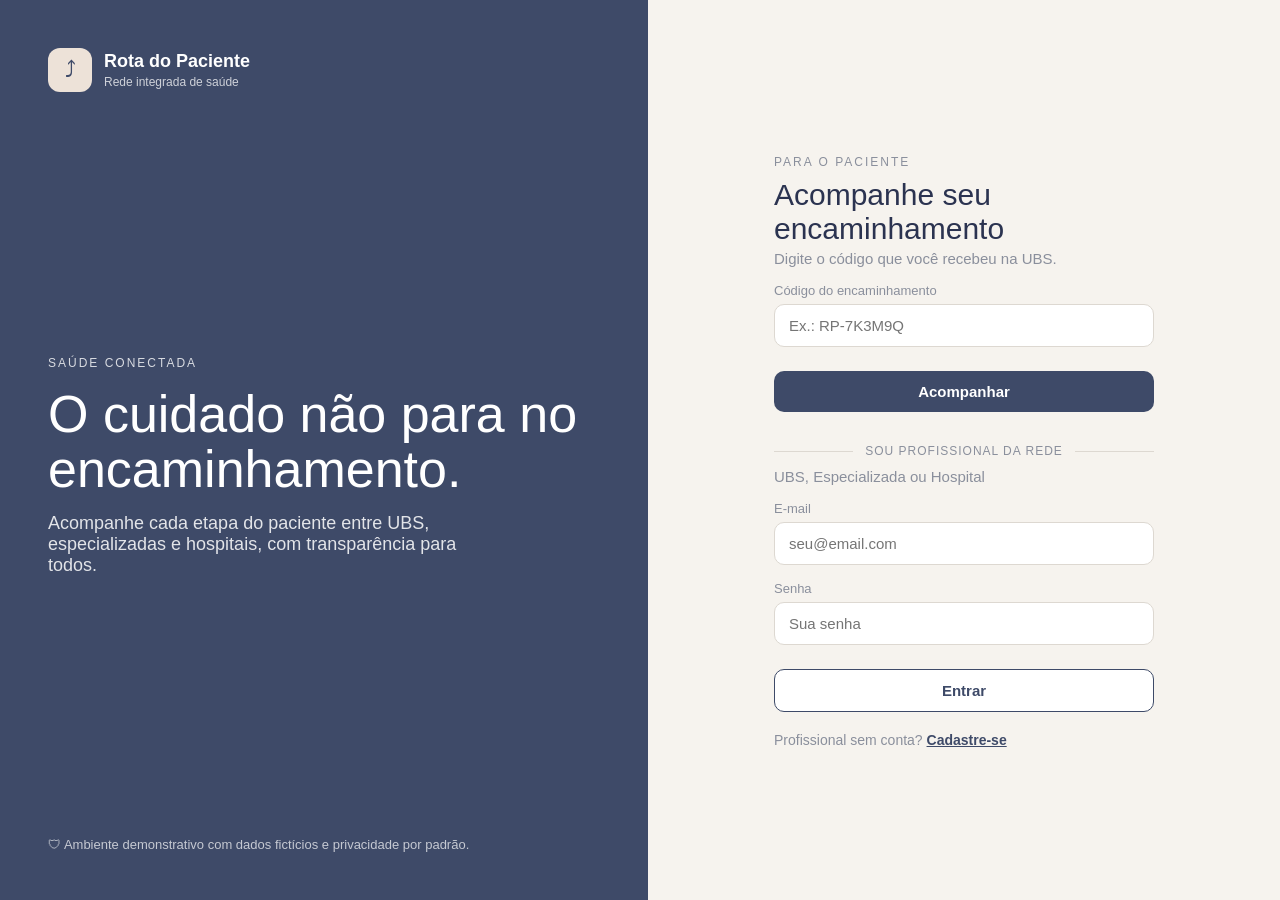
<file: frontend/index.html>
<!DOCTYPE html>
<html lang="pt-BR">
<head>
  <meta charset="UTF-8">
  <meta name="viewport" content="width=device-width, initial-scale=1">
  <title>Rota do Paciente</title>
  <link rel="stylesheet" href="style.css">
  <script src="script.js" defer></script>
</head>
<body>
  <div class="tela-login">

    <section class="lado-azul">
      <div class="marca">
        <div class="icone">⤴</div>
        <div><strong>Rota do Paciente</strong><small>Rede integrada de saúde</small></div>
      </div>
      <div>
        <span class="tag">Saúde conectada</span>
        <h1>O cuidado não para no encaminhamento.</h1>
        <p>Acompanhe cada etapa do paciente entre UBS, especializadas e hospitais, com transparência para todos.</p>
      </div>
      <div class="aviso">🛡 Ambiente demonstrativo com dados fictícios e privacidade por padrão.</div>
    </section>

    <section class="lado-form">
      <div class="caixa">

        <span class="tag">Para o paciente</span>
        <h2>Acompanhe seu encaminhamento</h2>
        <p class="sub">Digite o código que você recebeu na UBS.</p>

        <form action="acompanhar.html" method="get">
          <label for="codigo">Código do encaminhamento</label>
          <input type="text" id="codigo" name="codigo" placeholder="Ex.: RP-7K3M9Q" required>
          <button class="btn" type="submit">Acompanhar</button>
        </form>

        <div class="divisor"><span>Sou profissional da rede</span></div>

        <p class="sub">UBS, Especializada ou Hospital</p>

        <form action="../backend/login.php" method="post">
          <label for="usuario">E-mail</label>
          <input type="email" id="usuario" name="login" placeholder="seu@email.com" required>

          <label for="senha">Senha</label>
          <input type="password" id="senha" name="senha" placeholder="Sua senha" required>

          <button class="btn btn-claro" type="submit">Entrar</button>
        </form>

        <div class="links">
          <span>Profissional sem conta? <a href="cadastro.html">Cadastre-se</a></span>
        </div>

      </div>
    </section>

  </div>
</body>
</html>
</file>
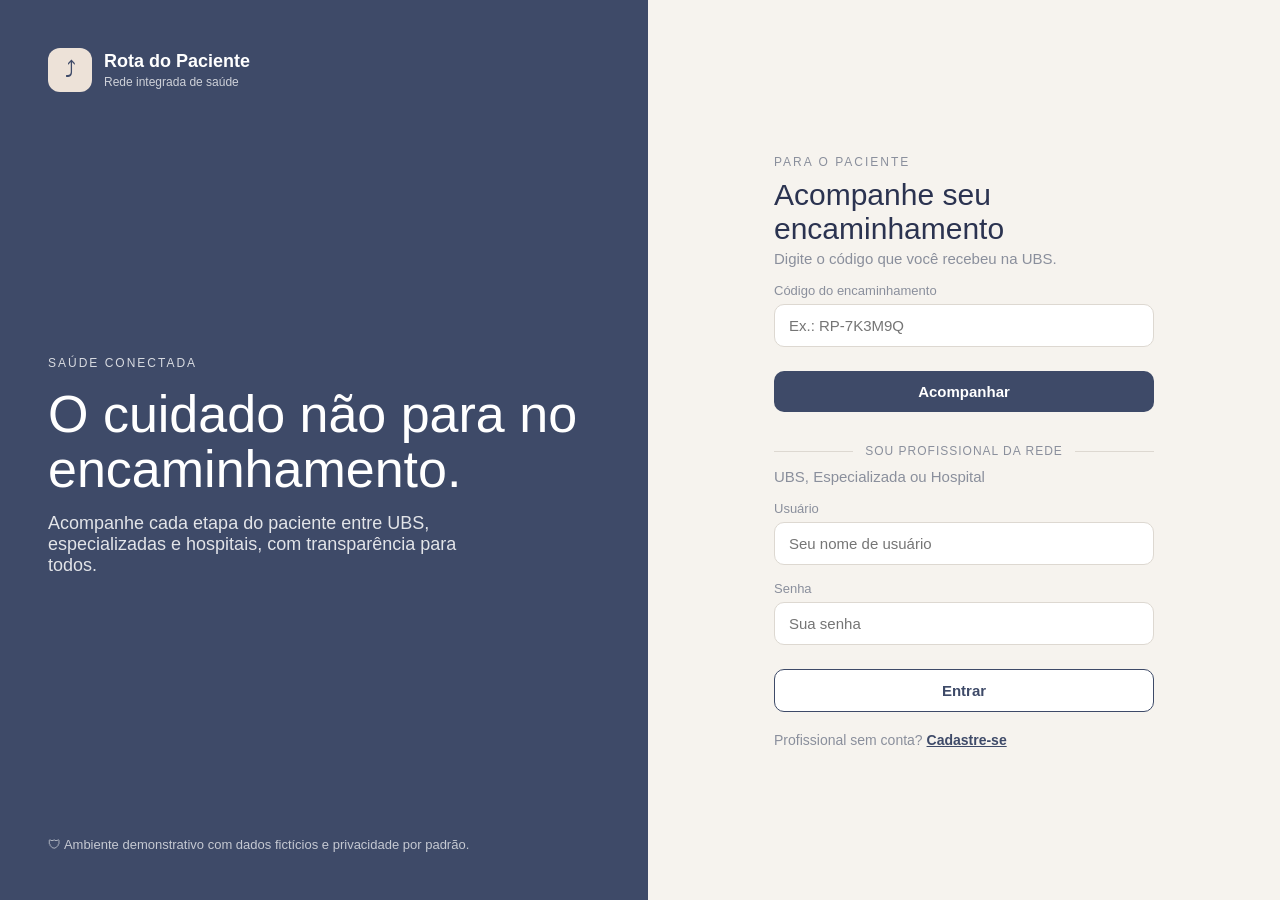
<file: rota-do-paciente/index.html>
<!DOCTYPE html>
<html lang="pt-BR">
<head>
  <meta charset="UTF-8">
  <meta name="viewport" content="width=device-width, initial-scale=1">
  <title>Rota do Paciente</title>
  <link rel="stylesheet" href="style.css">
  <script src="script.js" defer></script>
</head>
<body>
  <div class="tela-login">

    <section class="lado-azul">
      <div class="marca">
        <div class="icone">⤴</div>
        <div><strong>Rota do Paciente</strong><small>Rede integrada de saúde</small></div>
      </div>
      <div>
        <span class="tag">Saúde conectada</span>
        <h1>O cuidado não para no encaminhamento.</h1>
        <p>Acompanhe cada etapa do paciente entre UBS, especializadas e hospitais, com transparência para todos.</p>
      </div>
      <div class="aviso">🛡 Ambiente demonstrativo com dados fictícios e privacidade por padrão.</div>
    </section>

    <section class="lado-form">
      <div class="caixa">

        <!-- ACESSO DO PACIENTE (principal) -->
        <span class="tag">Para o paciente</span>
        <h2>Acompanhe seu encaminhamento</h2>
        <p class="sub">Digite o código que você recebeu na UBS.</p>

        <!-- Na versão com PHP: action="acompanhar.php" method="get" -->
        <form action="acompanhar.html" method="get">
          <label for="codigo">Código do encaminhamento</label>
          <input type="text" id="codigo" name="codigo" placeholder="Ex.: RP-7K3M9Q" required>
          <button class="btn" type="submit">Acompanhar</button>
        </form>

        <!-- ACESSO DOS PROFISSIONAIS -->
        <div class="divisor"><span>Sou profissional da rede</span></div>

        <p class="sub">UBS, Especializada ou Hospital</p>

        <!-- Na versão com PHP: action="login.php" method="post" -->
        <form action="ubs.html">
          <label for="usuario">Usuário</label>
          <input type="text" id="usuario" name="usuario" placeholder="Seu nome de usuário" required>

          <label for="senha">Senha</label>
          <input type="password" id="senha" name="senha" placeholder="Sua senha" required>

          <button class="btn btn-claro" type="submit">Entrar</button>
        </form>

        <div class="links">
          <span>Profissional sem conta? <a href="cadastro.html">Cadastre-se</a></span>
        </div>

      </div>
    </section>

  </div>
</body>
</html>
</file>
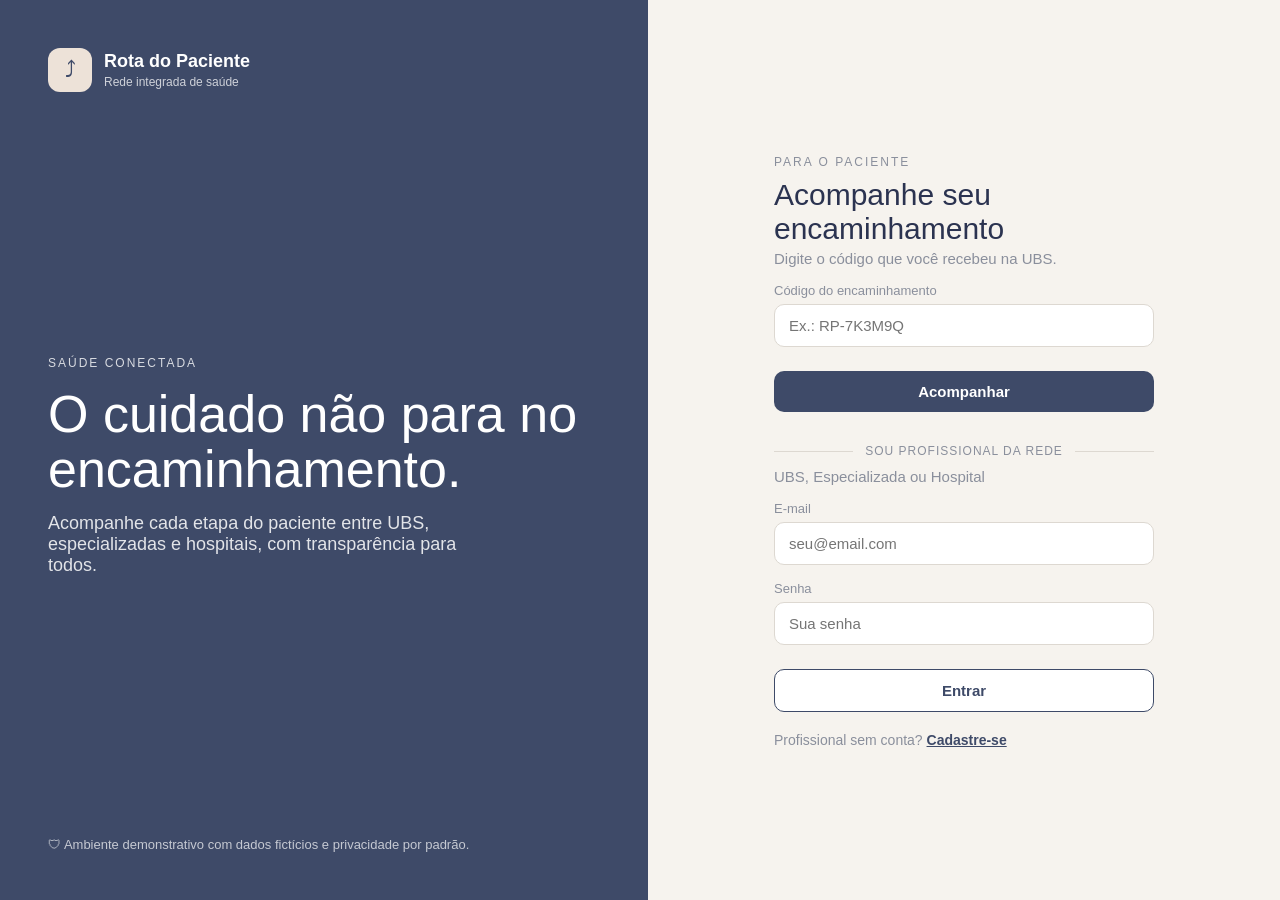
<file: frontend/acompanhar.html>
<!DOCTYPE html>
<html lang="pt-BR">
<head>
  <meta charset="UTF-8">
  <meta name="viewport" content="width=device-width, initial-scale=1">
  <title>Rota do Paciente - Acompanhamento</title>
  <link rel="stylesheet" href="style.css">
  <script src="script.js" defer></script>
</head>
<body>

  <header class="topo">
    <div class="marca">
      <div class="icone">⤴</div>
      <div><strong>Rota do Paciente</strong><small>Acompanhamento do encaminhamento</small></div>
    </div>
  </header>

  <main class="paciente">
    <p class="codigo">CÓDIGO RP-7K3M9Q</p>
    <h1>Olá, Maria S.</h1>
    <p class="sub">Acompanhe abaixo o andamento do seu encaminhamento.</p>

    <div class="cartao">

      <div class="especialidade">
        <div class="icone">♡</div>
        <div><small>Especialidade</small><strong>Cardiologia</strong></div>
      </div>

      <div class="mensagem">
        <strong>✓ Sua consulta foi agendada.</strong>
        Confira a data e prepare os documentos indicados abaixo.
      </div>

      <!-- LINHA DO TEMPO: cada <li> é uma etapa.
           Troque a classe para: feito (verde), atual (azul) ou proximo (apagado) -->
      <ol class="timeline">
        <li class="feito">
          <span class="bolinha">✓</span>
          <strong>Pedido enviado</strong>
          <small>UBS Jardim das Flores • 18 out, 09:14</small>
        </li>
        <li class="feito">
          <span class="bolinha">✓</span>
          <strong>Análise concluída</strong>
          <small>AME Centro • 19 out, 14:32</small>
        </li>
        <li class="atual">
          <span class="bolinha">3</span>
          <strong>Consulta agendada</strong>
          <small>Etapa atual</small>
        </li>
        <li class="proximo">
          <span class="bolinha">4</span>
          <strong>Atendimento realizado</strong>
          <small>Próxima etapa</small>
        </li>
        <li class="proximo">
          <span class="bolinha">5</span>
          <strong>Retorno enviado à UBS</strong>
          <small>Próxima etapa</small>
        </li>
      </ol>

      <div class="consulta">
        <h3>🕒 Consulta agendada: Cardiologia</h3>
        <div class="dados">
          <div><small>Data</small><strong>12 de novembro</strong></div>
          <div><small>Horário</small><strong>14:00</strong></div>
          <div><small>Local</small><strong>AME Centro</strong><br><small>Av. Central, 450</small></div>
        </div>
        <strong style="font-size:13px">O que levar</strong>
        <ul>
          <li>Documento com foto e cartão SUS</li>
          <li>Exames recentes e lista de medicamentos</li>
        </ul>
      </div>

    </div>

    <p class="rodape">🛡 Esta página não exibe diagnóstico ou informações clínicas. Em caso de dúvida, procure sua UBS.</p>
    <p class="rodape"><a href="index.html">← Voltar ao início</a></p>
  </main>

</body>
</html>
</file>
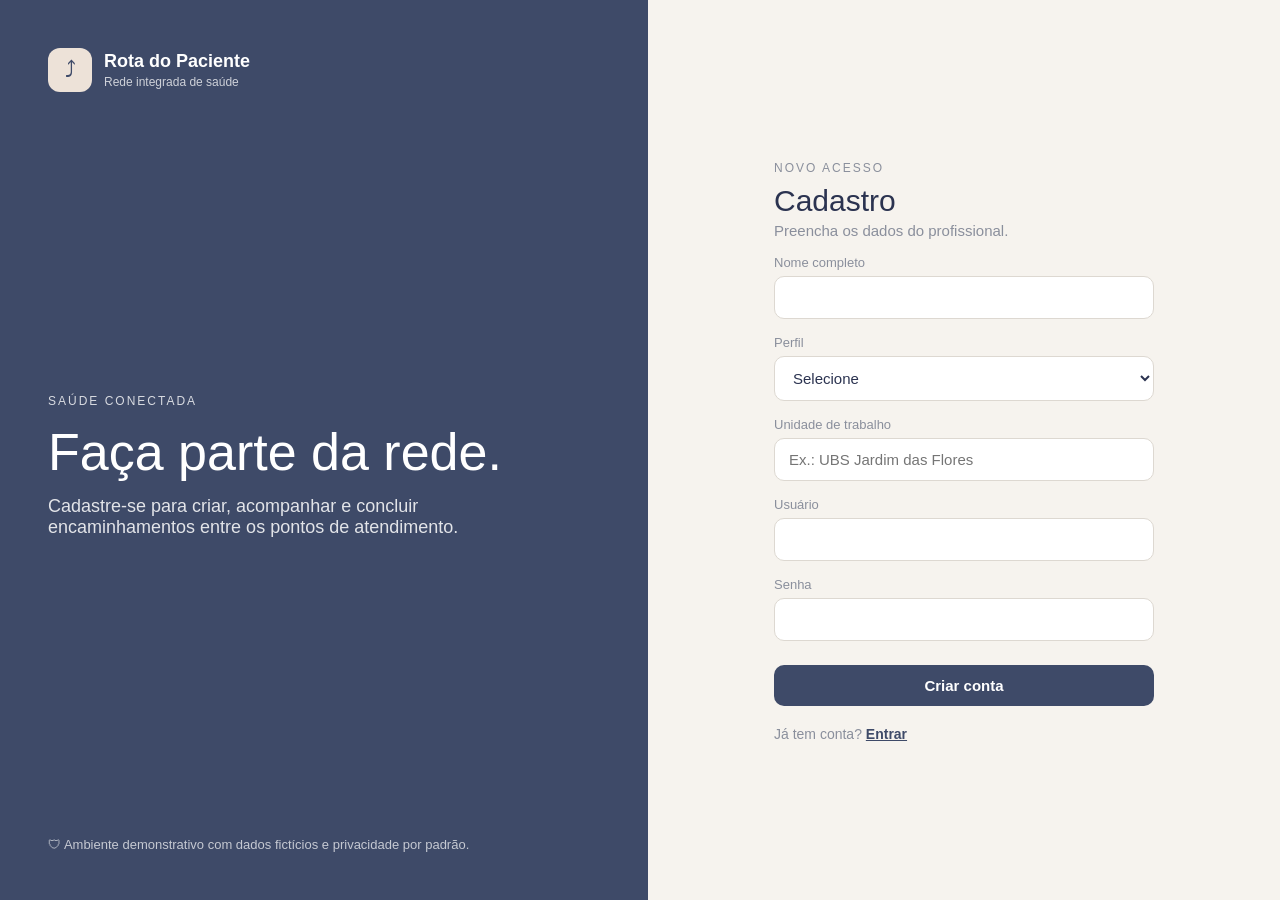
<file: frontend/cadastro.html>
<!DOCTYPE html>
<html lang="pt-BR">
<head>
  <meta charset="UTF-8">
  <meta name="viewport" content="width=device-width, initial-scale=1">
  <title>Rota do Paciente - Cadastro</title>
  <link rel="stylesheet" href="style.css">
</head>
<body>
  <div class="tela-login">

    <section class="lado-azul">
      <div class="marca">
        <div class="icone">⤴</div>
        <div><strong>Rota do Paciente</strong><small>Rede integrada de saúde</small></div>
      </div>
      <div>
        <span class="tag">Saúde conectada</span>
        <h1>Faça parte da rede.</h1>
        <p>Cadastre-se para criar, acompanhar e concluir encaminhamentos entre os pontos de atendimento.</p>
      </div>
      <div class="aviso">🛡 Ambiente demonstrativo com dados fictícios e privacidade por padrão.</div>
    </section>

    <section class="lado-form">
      <div class="caixa">
        <span class="tag">Novo acesso</span>
        <h2>Cadastro</h2>
        <p class="sub">Preencha os dados do profissional.</p>

        <!-- Na versão com PHP: action="cadastro.php" method="post" -->
        <form action="index.html">
          <label for="nome">Nome completo</label>
          <input type="text" id="nome" name="nome" required>

          <label for="perfil">Perfil</label>
          <select id="perfil" name="perfil" required>
            <option value="">Selecione</option>
            <option value="UBS">UBS</option>
            <option value="ESPECIALIZADA">Especializada</option>
            <option value="HOSPITAL">Hospital</option>
            <option value="GESTOR">Gestor</option>
          </select>

          <label for="unidade">Unidade de trabalho</label>
          <input type="text" id="unidade" name="unidade" placeholder="Ex.: UBS Jardim das Flores" required>

          <label for="usuario">Usuário</label>
          <input type="text" id="usuario" name="usuario" required>

          <label for="senha">Senha</label>
          <input type="password" id="senha" name="senha" required>

          <button class="btn" type="submit">Criar conta</button>
        </form>

        <div class="links">
          <span>Já tem conta? <a href="index.html">Entrar</a></span>
        </div>
      </div>
    </section>

  </div>
</body>
</html>
</file>
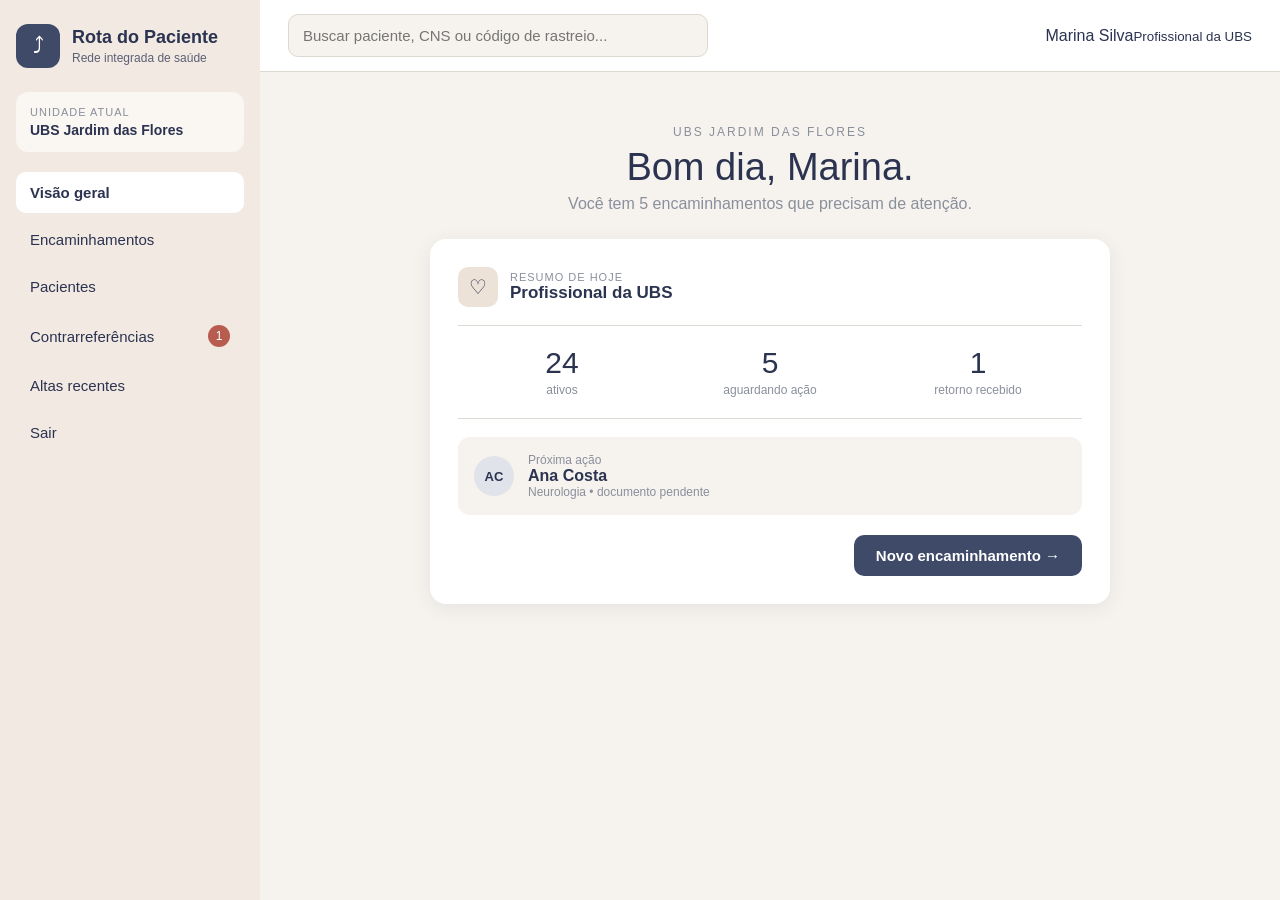
<file: frontend/ubs.html>
<!DOCTYPE html>
<html lang="pt-BR">
<head>
  <meta charset="UTF-8">
  <meta name="viewport" content="width=device-width, initial-scale=1">
  <title>Rota do Paciente - UBS</title>
  <link rel="stylesheet" href="style.css">
</head>
<body>
  <div class="app">

    <aside class="menu">
      <div class="marca">
        <div class="icone">⤴</div>
        <div><strong>Rota do Paciente</strong><small>Rede integrada de saúde</small></div>
      </div>

      <div class="unidade">
        <small>Unidade atual</small>
        <strong>UBS Jardim das Flores</strong>
      </div>

      <a href="ubs.html" class="ativo">Visão geral</a>
      <a href="#">Encaminhamentos</a>
      <a href="#">Pacientes</a>
      <a href="#">Contrarreferências <span class="badge">1</span></a>
      <a href="#">Altas recentes</a>
      <a href="index.html">Sair</a>
    </aside>

    <div class="principal">
      <header class="barra">
        <input type="search" placeholder="Buscar paciente, CNS ou código de rastreio...">
        <div class="usuario">Marina Silva<small>Profissional da UBS</small></div>
      </header>

      <section class="conteudo">
        <span class="tag">UBS Jardim das Flores</span>
        <h1>Bom dia, Marina.</h1>
        <p>Você tem 5 encaminhamentos que precisam de atenção.</p>

        <div class="cartao">
          <div class="especialidade" style="border:0;margin:0;padding:0">
            <div class="icone">♡</div>
            <div><small>Resumo de hoje</small><strong>Profissional da UBS</strong></div>
          </div>

          <div class="numeros">
            <div><strong>24</strong><small>ativos</small></div>
            <div><strong>5</strong><small>aguardando ação</small></div>
            <div><strong>1</strong><small>retorno recebido</small></div>
          </div>

          <div class="proxima">
            <div class="av">AC</div>
            <div>
              <small>Próxima ação</small>
              <strong>Ana Costa</strong>
              <small>Neurologia • documento pendente</small>
            </div>
          </div>

          <a class="btn" href="#">Novo encaminhamento →</a>
        </div>
      </section>
    </div>

  </div>
</body>
</html>
</file>
<file: frontend/style.css>
/* ===== Paleta (igual ao Figma) ===== */
:root {
  --azul: #3e4a68;
  --azul-escuro: #2b3350;
  --creme: #f6f3ee;
  --bege: #ede2d8;
  --verde: #5b8a6e;
  --verde-claro: #eaf2ee;
  --cinza: #8a8f9c;
  --linha: #ddd8d1;
  --vermelho: #b85c50;
}

* { box-sizing: border-box; margin: 0; padding: 0; }
body { font-family: "Segoe UI", Arial, sans-serif; background: var(--creme); color: var(--azul-escuro); }
a { color: inherit; }

/* ===== Marca ===== */
.marca { display: flex; align-items: center; gap: 12px; }
.marca .icone { width: 44px; height: 44px; border-radius: 12px; background: var(--bege); color: var(--azul); display: flex; align-items: center; justify-content: center; font-size: 22px; }
.marca strong { display: block; font-size: 18px; }
.marca small { font-size: 12px; opacity: .75; }

/* ===== Botões e formulários ===== */
.btn { display: inline-block; background: var(--azul); color: #fff; border: 0; border-radius: 10px; padding: 12px 22px; font-size: 15px; font-weight: 600; cursor: pointer; text-decoration: none; }
.btn:hover { background: var(--azul-escuro); }
label { display: block; font-size: 13px; color: var(--cinza); margin: 16px 0 6px; }
input, select { width: 100%; padding: 12px 14px; border: 1px solid var(--linha); border-radius: 10px; background: #fff; font-size: 15px; color: var(--azul-escuro); }
input:focus, select:focus { outline: 2px solid var(--azul); }
form .btn { width: 100%; margin-top: 24px; }
.links { margin-top: 20px; font-size: 14px; color: var(--cinza); display: flex; flex-direction: column; gap: 8px; }
.links a { color: var(--azul); font-weight: 600; }

/* ===== Login / Cadastro ===== */
.tela-login { display: flex; min-height: 100vh; }
.lado-azul { flex: 1; background: var(--azul); color: #fff; padding: 48px; display: flex; flex-direction: column; justify-content: space-between; }
.lado-azul .tag { font-size: 12px; letter-spacing: 2px; text-transform: uppercase; opacity: .8; }
.lado-azul h1 { font-size: 52px; line-height: 1.05; margin: 16px 0; font-weight: 500; }
.lado-azul p { font-size: 18px; opacity: .85; max-width: 440px; }
.lado-azul .aviso { font-size: 13px; opacity: .7; }
.lado-form { flex: 1; display: flex; align-items: center; justify-content: center; padding: 40px; }
.lado-form .caixa { width: 100%; max-width: 380px; }
.lado-form .tag { font-size: 12px; letter-spacing: 2px; text-transform: uppercase; color: var(--cinza); }
.lado-form h2 { font-size: 30px; font-weight: 500; margin: 8px 0 4px; }
.lado-form .sub { color: var(--cinza); font-size: 15px; }

/* ===== Página do paciente ===== */
.topo { background: #fff; border-bottom: 1px solid var(--linha); padding: 12px 24px; }
.topo .marca .icone { background: var(--azul); color: #fff; }
.paciente { max-width: 640px; margin: 0 auto; padding: 40px 16px; }
.paciente .codigo { text-align: center; font-size: 12px; letter-spacing: 2px; color: var(--cinza); }
.paciente h1 { text-align: center; font-size: 34px; font-weight: 500; margin: 6px 0; }
.paciente .sub { text-align: center; color: var(--cinza); font-size: 14px; margin-bottom: 24px; }
.cartao { background: #fff; border-radius: 16px; padding: 28px; box-shadow: 0 4px 20px rgba(43, 51, 80, .08); }
.especialidade { display: flex; align-items: center; gap: 12px; padding-bottom: 18px; border-bottom: 1px solid var(--linha); margin-bottom: 18px; }
.especialidade .icone { width: 40px; height: 40px; border-radius: 10px; background: var(--bege); display: flex; align-items: center; justify-content: center; font-size: 20px; }
.especialidade small { display: block; font-size: 11px; letter-spacing: 1px; color: var(--cinza); text-transform: uppercase; }
.especialidade strong { font-size: 17px; }
.mensagem { background: var(--verde-claro); border-radius: 10px; padding: 14px 16px; margin-bottom: 26px; font-size: 14px; }
.mensagem strong { display: block; margin-bottom: 2px; }

/* ===== LINHA DO TEMPO (as bolinhas) ===== */
.timeline { list-style: none; }
.timeline li { position: relative; padding: 0 0 30px 52px; min-height: 54px; }
/* a linha vertical que liga uma bolinha à próxima */
.timeline li::before { content: ""; position: absolute; left: 11px; top: 26px; bottom: 2px; width: 2px; background: var(--linha); }
.timeline li:last-child::before { display: none; }
/* a bolinha */
.timeline .bolinha { position: absolute; left: 0; top: 0; width: 24px; height: 24px; border-radius: 50%; background: #e7e3dd; color: var(--cinza); font-size: 12px; display: flex; align-items: center; justify-content: center; }
.timeline strong { display: block; font-size: 15px; }
.timeline small { font-size: 12px; color: var(--cinza); }
/* etapa concluída: verde */
.timeline .feito .bolinha { background: var(--verde); color: #fff; }
.timeline .feito::before { background: var(--verde); }
/* etapa atual: azul com contorno */
.timeline .atual .bolinha { background: var(--azul); color: #fff; box-shadow: 0 0 0 4px #d5d9e4; }
/* próximas etapas: apagadas */
.timeline .proximo { opacity: .45; }

.consulta { background: #f3eee8; border: 1px solid var(--linha); border-radius: 12px; padding: 20px; margin-top: 10px; }
.consulta h3 { font-size: 15px; margin-bottom: 14px; }
.dados { display: flex; gap: 32px; flex-wrap: wrap; padding-bottom: 14px; border-bottom: 1px solid var(--linha); margin-bottom: 14px; }
.dados small { display: block; font-size: 11px; color: var(--cinza); }
.dados strong { font-size: 15px; }
.consulta ul { list-style: none; font-size: 13px; }
.consulta li { margin-top: 6px; }
.consulta li::before { content: "✓ "; color: var(--verde); font-weight: bold; }
.rodape { text-align: center; font-size: 12px; color: var(--cinza); margin-top: 20px; }

/* ===== Tela da UBS ===== */
.app { display: flex; min-height: 100vh; }
.menu { width: 260px; background: #f2e9e2; padding: 24px 16px; display: flex; flex-direction: column; gap: 6px; }
.menu .marca { margin-bottom: 18px; }
.menu .marca .icone { background: var(--azul); color: #fff; }
.unidade { background: #faf6f2; border-radius: 12px; padding: 14px; margin-bottom: 14px; font-size: 14px; }
.unidade small { display: block; font-size: 11px; letter-spacing: 1px; color: var(--cinza); text-transform: uppercase; margin-bottom: 4px; }
.menu a { display: flex; justify-content: space-between; align-items: center; padding: 12px 14px; border-radius: 10px; text-decoration: none; font-size: 15px; color: var(--azul-escuro); }
.menu a.ativo { background: #fff; font-weight: 600; }
.menu a:hover { background: #fff8; }
.badge { background: var(--vermelho); color: #fff; font-size: 12px; border-radius: 50%; width: 22px; height: 22px; display: flex; align-items: center; justify-content: center; }
.principal { flex: 1; }
.barra { background: #fff; border-bottom: 1px solid var(--linha); padding: 14px 28px; display: flex; justify-content: space-between; align-items: center; gap: 20px; }
.barra input { max-width: 420px; background: var(--creme); }
.barra .email { font-size: 14px; text-align: right; }
.barra .email small { display: block; color: var(--cinza); font-size: 12px; }
.conteudo { max-width: 720px; margin: 0 auto; padding: 50px 20px; text-align: center; }
.conteudo .tag { font-size: 12px; letter-spacing: 2px; color: var(--cinza); text-transform: uppercase; }
.conteudo h1 { font-size: 38px; font-weight: 500; margin: 6px 0; }
.conteudo > p { color: var(--cinza); margin-bottom: 26px; }
.conteudo .cartao { text-align: left; }
.numeros { display: flex; text-align: center; padding: 20px 0; border-top: 1px solid var(--linha); border-bottom: 1px solid var(--linha); margin: 18px 0; }
.numeros div { flex: 1; }
.numeros strong { display: block; font-size: 30px; font-weight: 500; }
.numeros small { color: var(--cinza); font-size: 12px; }
.proxima { display: flex; align-items: center; gap: 14px; background: var(--creme); border-radius: 12px; padding: 16px; }
.proxima .av { width: 40px; height: 40px; border-radius: 50%; background: #e1e3ea; display: flex; align-items: center; justify-content: center; font-size: 13px; font-weight: 600; }
.proxima small { display: block; color: var(--cinza); font-size: 12px; }
.conteudo .btn { margin-top: 20px; float: right; }
.conteudo .cartao::after { content: ""; display: block; clear: both; }

/* ===== Celular ===== */
@media (max-width: 800px) {
  .tela-login { flex-direction: column; }
  .lado-azul h1 { font-size: 36px; }
  .app { flex-direction: column; }
  .menu { width: 100%; }
}

/* ===== Acesso paciente + profissional (index) ===== */
.divisor { display: flex; align-items: center; gap: 12px; margin: 32px 0 10px; font-size: 12px; letter-spacing: 1px; text-transform: uppercase; color: var(--cinza); }
.divisor::before, .divisor::after { content: ""; flex: 1; height: 1px; background: var(--linha); }
.btn-claro { background: #fff; color: var(--azul); border: 1px solid var(--azul); }
.btn-claro:hover { background: var(--azul); color: #fff; }
</file>
<file: rota-do-paciente/style.css>
/* ===== Paleta (igual ao Figma) ===== */
:root {
  --azul: #3e4a68;
  --azul-escuro: #2b3350;
  --creme: #f6f3ee;
  --bege: #ede2d8;
  --verde: #5b8a6e;
  --verde-claro: #eaf2ee;
  --cinza: #8a8f9c;
  --linha: #ddd8d1;
  --vermelho: #b85c50;
}

* { box-sizing: border-box; margin: 0; padding: 0; }
body { font-family: "Segoe UI", Arial, sans-serif; background: var(--creme); color: var(--azul-escuro); }
a { color: inherit; }

/* ===== Marca ===== */
.marca { display: flex; align-items: center; gap: 12px; }
.marca .icone { width: 44px; height: 44px; border-radius: 12px; background: var(--bege); color: var(--azul); display: flex; align-items: center; justify-content: center; font-size: 22px; }
.marca strong { display: block; font-size: 18px; }
.marca small { font-size: 12px; opacity: .75; }

/* ===== Botões e formulários ===== */
.btn { display: inline-block; background: var(--azul); color: #fff; border: 0; border-radius: 10px; padding: 12px 22px; font-size: 15px; font-weight: 600; cursor: pointer; text-decoration: none; }
.btn:hover { background: var(--azul-escuro); }
label { display: block; font-size: 13px; color: var(--cinza); margin: 16px 0 6px; }
input, select { width: 100%; padding: 12px 14px; border: 1px solid var(--linha); border-radius: 10px; background: #fff; font-size: 15px; color: var(--azul-escuro); }
input:focus, select:focus { outline: 2px solid var(--azul); }
form .btn { width: 100%; margin-top: 24px; }
.links { margin-top: 20px; font-size: 14px; color: var(--cinza); display: flex; flex-direction: column; gap: 8px; }
.links a { color: var(--azul); font-weight: 600; }

/* ===== Login / Cadastro ===== */
.tela-login { display: flex; min-height: 100vh; }
.lado-azul { flex: 1; background: var(--azul); color: #fff; padding: 48px; display: flex; flex-direction: column; justify-content: space-between; }
.lado-azul .tag { font-size: 12px; letter-spacing: 2px; text-transform: uppercase; opacity: .8; }
.lado-azul h1 { font-size: 52px; line-height: 1.05; margin: 16px 0; font-weight: 500; }
.lado-azul p { font-size: 18px; opacity: .85; max-width: 440px; }
.lado-azul .aviso { font-size: 13px; opacity: .7; }
.lado-form { flex: 1; display: flex; align-items: center; justify-content: center; padding: 40px; }
.lado-form .caixa { width: 100%; max-width: 380px; }
.lado-form .tag { font-size: 12px; letter-spacing: 2px; text-transform: uppercase; color: var(--cinza); }
.lado-form h2 { font-size: 30px; font-weight: 500; margin: 8px 0 4px; }
.lado-form .sub { color: var(--cinza); font-size: 15px; }

/* ===== Página do paciente ===== */
.topo { background: #fff; border-bottom: 1px solid var(--linha); padding: 12px 24px; }
.topo .marca .icone { background: var(--azul); color: #fff; }
.paciente { max-width: 640px; margin: 0 auto; padding: 40px 16px; }
.paciente .codigo { text-align: center; font-size: 12px; letter-spacing: 2px; color: var(--cinza); }
.paciente h1 { text-align: center; font-size: 34px; font-weight: 500; margin: 6px 0; }
.paciente .sub { text-align: center; color: var(--cinza); font-size: 14px; margin-bottom: 24px; }
.cartao { background: #fff; border-radius: 16px; padding: 28px; box-shadow: 0 4px 20px rgba(43, 51, 80, .08); }
.especialidade { display: flex; align-items: center; gap: 12px; padding-bottom: 18px; border-bottom: 1px solid var(--linha); margin-bottom: 18px; }
.especialidade .icone { width: 40px; height: 40px; border-radius: 10px; background: var(--bege); display: flex; align-items: center; justify-content: center; font-size: 20px; }
.especialidade small { display: block; font-size: 11px; letter-spacing: 1px; color: var(--cinza); text-transform: uppercase; }
.especialidade strong { font-size: 17px; }
.mensagem { background: var(--verde-claro); border-radius: 10px; padding: 14px 16px; margin-bottom: 26px; font-size: 14px; }
.mensagem strong { display: block; margin-bottom: 2px; }

/* ===== LINHA DO TEMPO (as bolinhas) ===== */
.timeline { list-style: none; }
.timeline li { position: relative; padding: 0 0 30px 52px; min-height: 54px; }
/* a linha vertical que liga uma bolinha à próxima */
.timeline li::before { content: ""; position: absolute; left: 11px; top: 26px; bottom: 2px; width: 2px; background: var(--linha); }
.timeline li:last-child::before { display: none; }
/* a bolinha */
.timeline .bolinha { position: absolute; left: 0; top: 0; width: 24px; height: 24px; border-radius: 50%; background: #e7e3dd; color: var(--cinza); font-size: 12px; display: flex; align-items: center; justify-content: center; }
.timeline strong { display: block; font-size: 15px; }
.timeline small { font-size: 12px; color: var(--cinza); }
/* etapa concluída: verde */
.timeline .feito .bolinha { background: var(--verde); color: #fff; }
.timeline .feito::before { background: var(--verde); }
/* etapa atual: azul com contorno */
.timeline .atual .bolinha { background: var(--azul); color: #fff; box-shadow: 0 0 0 4px #d5d9e4; }
/* próximas etapas: apagadas */
.timeline .proximo { opacity: .45; }

.consulta { background: #f3eee8; border: 1px solid var(--linha); border-radius: 12px; padding: 20px; margin-top: 10px; }
.consulta h3 { font-size: 15px; margin-bottom: 14px; }
.dados { display: flex; gap: 32px; flex-wrap: wrap; padding-bottom: 14px; border-bottom: 1px solid var(--linha); margin-bottom: 14px; }
.dados small { display: block; font-size: 11px; color: var(--cinza); }
.dados strong { font-size: 15px; }
.consulta ul { list-style: none; font-size: 13px; }
.consulta li { margin-top: 6px; }
.consulta li::before { content: "✓ "; color: var(--verde); font-weight: bold; }
.rodape { text-align: center; font-size: 12px; color: var(--cinza); margin-top: 20px; }

/* ===== Tela da UBS ===== */
.app { display: flex; min-height: 100vh; }
.menu { width: 260px; background: #f2e9e2; padding: 24px 16px; display: flex; flex-direction: column; gap: 6px; }
.menu .marca { margin-bottom: 18px; }
.menu .marca .icone { background: var(--azul); color: #fff; }
.unidade { background: #faf6f2; border-radius: 12px; padding: 14px; margin-bottom: 14px; font-size: 14px; }
.unidade small { display: block; font-size: 11px; letter-spacing: 1px; color: var(--cinza); text-transform: uppercase; margin-bottom: 4px; }
.menu a { display: flex; justify-content: space-between; align-items: center; padding: 12px 14px; border-radius: 10px; text-decoration: none; font-size: 15px; color: var(--azul-escuro); }
.menu a.ativo { background: #fff; font-weight: 600; }
.menu a:hover { background: #fff8; }
.badge { background: var(--vermelho); color: #fff; font-size: 12px; border-radius: 50%; width: 22px; height: 22px; display: flex; align-items: center; justify-content: center; }
.principal { flex: 1; }
.barra { background: #fff; border-bottom: 1px solid var(--linha); padding: 14px 28px; display: flex; justify-content: space-between; align-items: center; gap: 20px; }
.barra input { max-width: 420px; background: var(--creme); }
.barra .usuario { font-size: 14px; text-align: right; }
.barra .usuario small { display: block; color: var(--cinza); font-size: 12px; }
.conteudo { max-width: 720px; margin: 0 auto; padding: 50px 20px; text-align: center; }
.conteudo .tag { font-size: 12px; letter-spacing: 2px; color: var(--cinza); text-transform: uppercase; }
.conteudo h1 { font-size: 38px; font-weight: 500; margin: 6px 0; }
.conteudo > p { color: var(--cinza); margin-bottom: 26px; }
.conteudo .cartao { text-align: left; }
.numeros { display: flex; text-align: center; padding: 20px 0; border-top: 1px solid var(--linha); border-bottom: 1px solid var(--linha); margin: 18px 0; }
.numeros div { flex: 1; }
.numeros strong { display: block; font-size: 30px; font-weight: 500; }
.numeros small { color: var(--cinza); font-size: 12px; }
.proxima { display: flex; align-items: center; gap: 14px; background: var(--creme); border-radius: 12px; padding: 16px; }
.proxima .av { width: 40px; height: 40px; border-radius: 50%; background: #e1e3ea; display: flex; align-items: center; justify-content: center; font-size: 13px; font-weight: 600; }
.proxima small { display: block; color: var(--cinza); font-size: 12px; }
.conteudo .btn { margin-top: 20px; float: right; }
.conteudo .cartao::after { content: ""; display: block; clear: both; }

/* ===== Celular ===== */
@media (max-width: 800px) {
  .tela-login { flex-direction: column; }
  .lado-azul h1 { font-size: 36px; }
  .app { flex-direction: column; }
  .menu { width: 100%; }
}

/* ===== Acesso paciente + profissional (index) ===== */
.divisor { display: flex; align-items: center; gap: 12px; margin: 32px 0 10px; font-size: 12px; letter-spacing: 1px; text-transform: uppercase; color: var(--cinza); }
.divisor::before, .divisor::after { content: ""; flex: 1; height: 1px; background: var(--linha); }
.btn-claro { background: #fff; color: var(--azul); border: 1px solid var(--azul); }
.btn-claro:hover { background: var(--azul); color: #fff; }
</file>
